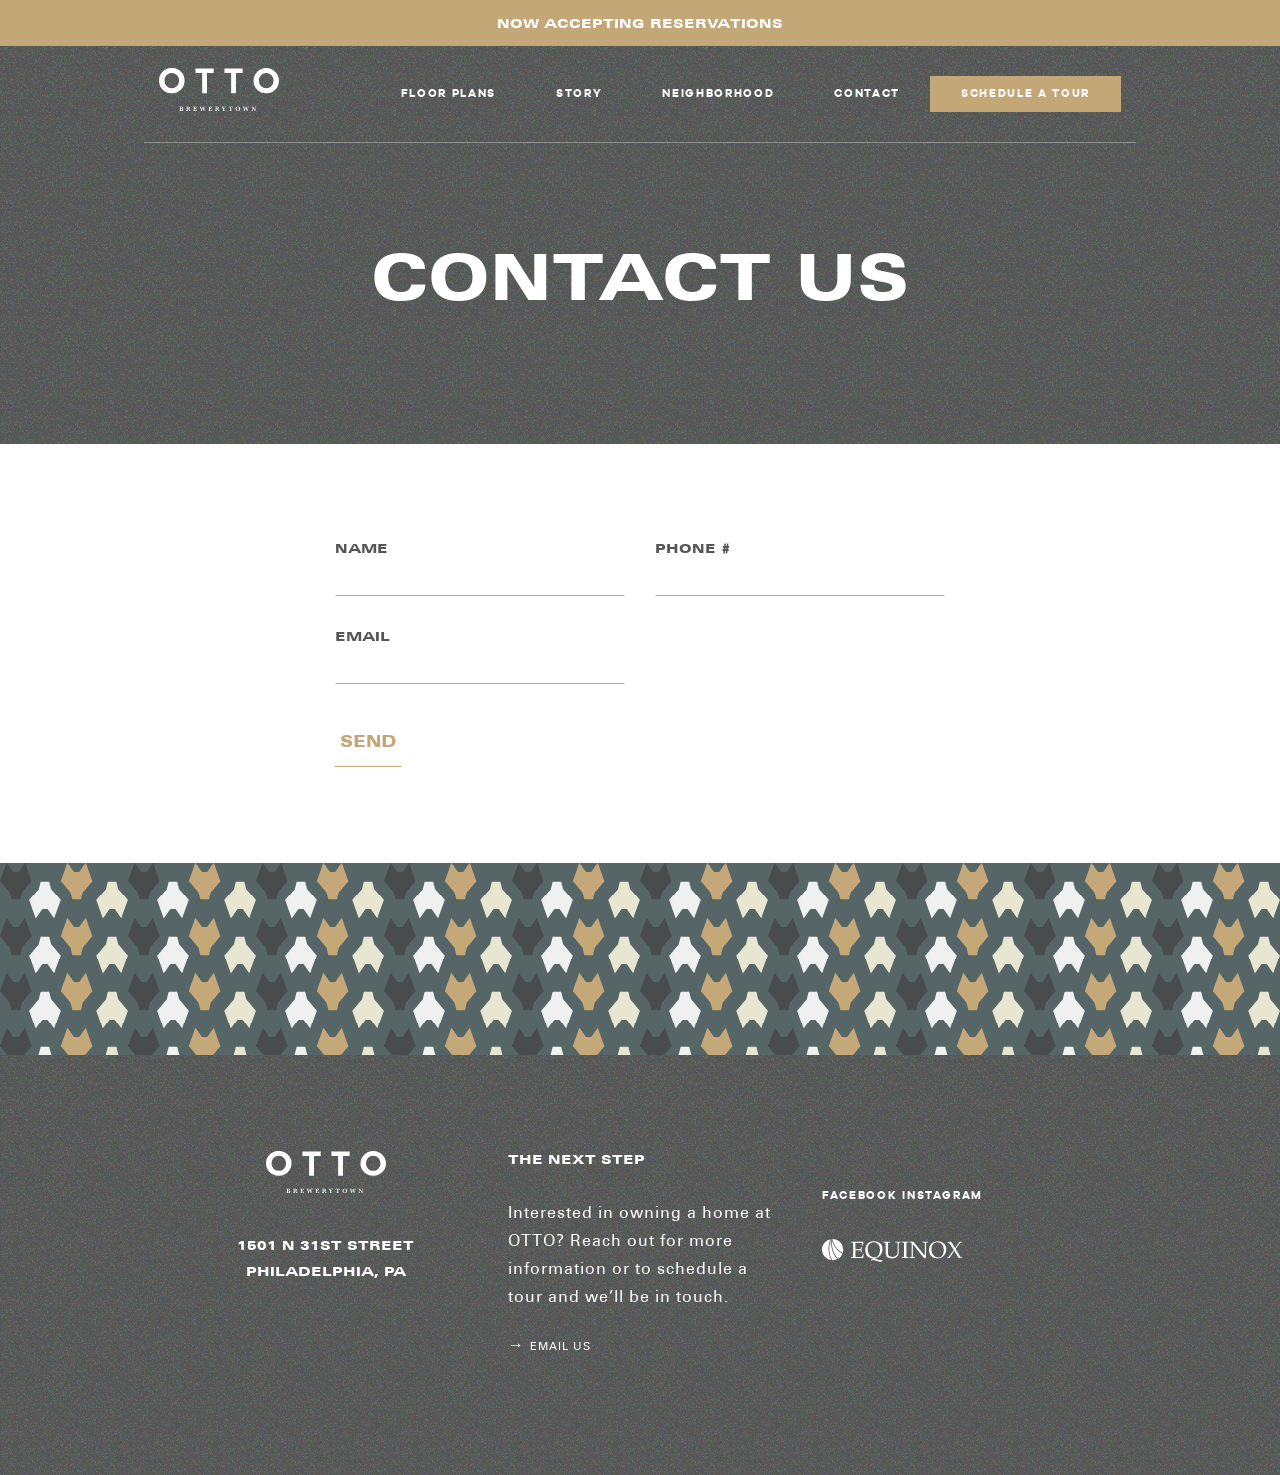
<file: contact/index.html>
<!DOCTYPE html>
<html lang="en-US">

<head>
    <meta charset="utf-8">
    <meta name="viewport" content="width=device-width, initial-scale=1">
    <meta name="description" content="">

    <meta property="og:image" content="images/share.jgp">
    <meta property="og:description" content="">
    <meta property="og:title" content="Otto Brewerytown – New 2019 Philadelphia Condos">

    <title>Otto Brewerytown – New 2019 Philadelphia Condos</title>
    <link rel="icon" href="../images/favicon.png" type="image/x-icon" />

    <!-- <script src="https://cdn.jsdelivr.net/npm/vue/dist/vue.js"></script> -->
    <link rel="stylesheet" href="../css/styles.css">

    <!--[if IE]>
        <style>.fp-app-sidebar { min-width: 200px; }</style>
    <![endif]-->
</head>

<body>

    <a href="#page-content" class="visually-hidden">Skip to Content</a>

    <div id="page-content" class="page-content contact-page">

        <div class="site-header">

            <h6>Now Accepting Reservations</h6>

        </div>
        <!-- .site-header -->

        <div class="hero texture content-container">

            <nav id="nav" class="container large-width" :class="{open: isOpen}">

                <div class="nav-item nav-hamburger texture" @click="toggleNav()">
                    <div class="icon">
                        <div class="icon-bar"></div>
                        <div class="icon-bar"></div>
                        <div class="icon-bar"></div>
                    </div>
                </div>

                <div class="nav-item nav-logo" @click="closeNav()">
                    <a href="/"><img src="../images/ui/otto-logo.svg" alt="Otto Home"></a>
                </div>

                <div class="nav-item link-item" @click="closeNav()">
                    <a href="/#floorplan">Floor Plans</a>
                </div>

                <div class="nav-item link-item" @click="closeNav()">
                    <a href="/#story">Story</a>
                </div>

                <div class="nav-item link-item" @click="closeNav()">
                    <a href="/#neighborhood">Neighborhood</a>
                </div>

                <div class="nav-item link-item" @click="closeNav()">
                    <a href="/#contact">Contact</a>
                </div>

                <div class="nav-item nav-solid link-item">
                    <a href="#">Schedule A Tour</a>
                </div>

            </nav>

            <div class="mobile-logo">
                <img src="../images/ui/otto-logo.svg" alt="Otto Brewerytown Philadelphia Logo">
            </div>
            
            <div id="hero-content" class="hero-content container large-width intro-text">

              <div class="content-block">
                <h1 class="text-center">Contact Us</h1>
              </div>

            </div>
            <!-- .container -->

        </div>
        <!-- .hero content-container -->

        <div class="form content-container">
          <div class="container small-width intro-text">
            <form name="contact" method="POST" action="/success/" netlify>
                <div class="visually-hidden">
                    <label>Don’t fill this out if you're human: <input name="bot-field"></label>
                </div>
                <div class="form-row">
                    <h6>
                        <label>
                            Name
                            <input type="text" name="name">
                        </label>
                    </h6>
                    <h6>
                        <label>
                            Phone #
                            <input type="tel" name="phone">
                        </label>
                    </h6>
                    <h6>
                        <label>
                            Email
                            <input type="email" name="email">
                        </label>
                    </h6>
                </div>
                <div class="form-submit">
                    <button type="submit">Send</button>
                </div>
            </form>
          </div>
        </div>

        <div id="contact" class="site-footer">

            <div id="pre-footer" class="pre-footer">

                <div class="parallax-layer">

                    <div class="pre-footer-bg"></div>

                </div>

            </div>

            <div class="footer texture content-container">

                <div class="container large-width intro-text">

                    <div class="content-block text-center">
                        <a href="https://www.google.com/maps/place/Otto+Brewerytown/@39.9796097,-75.187561,17z/data=!4m13!1m7!3m6!1s0x89c6c7bc4c299a31:0x62a82f64b460d413!2s1501+N+31st+St,+Philadelphia,+PA+19121!3b1!8m2!3d39.9796097!4d-75.1853723!3m4!1s0x89c6c73b9a3205c5:0x7763434fe6c0d841!8m2!3d39.9796097!4d-75.1853723" target="_blank">
                            <img src="../images/ui/otto-logo.svg" alt="Otto Brewerytown Logo">
                            <h6>1501 N 31<span>st</span> street Philadelphia, PA</h6>
                        </a>
                    </div>

                    <div class="content-block">
                        <h6>The Next Step</h6>
                        <p>Interested in owning a home at OTTO? Reach out for more information or to schedule a tour and we’ll be in touch.</p>
                        <div class="btn btn-none">
                            <a href="#">EMAIL US</a>
                        </div>
                    </div>

                    <div class="content-block">
                        <!-- <div class="btn btn-none">
                            <a href="#">Home Buyer Resources</a>
                        </div>
                        <div class="btn btn-none">
                            <a href="#">Sign up for the waitlist</a>
                        </div> -->
                        <div class="footer-social">
                            <a href="https://www.facebook.com/EquinoxMC/" target="_blank">Facebook</a>
                            <a href="https://www.instagram.com/ottobrewerytown/" target="_blank">Instagram</a>
                        </div>
                        <a href="http://equinoxmc.com/" target="_blank">
                        <svg xmlns="http://www.w3.org/2000/svg" viewBox="0 0 101.17 16.6">
                            <defs>
                              <style>
                                .cls-1 {
                                  fill: #fff;
                                }
                              </style>
                            </defs>
                            <title>equinox-logo</title>
                            <g id="Layer_2" data-name="Layer 2">
                              <g id="Layer_6" data-name="Layer 6">
                                <g>
                                  <g>
                                    <g>
                                      <path class="cls-1" d="M37.77,14a9.24,9.24,0,0,1,2.28.75,15.4,15.4,0,0,0,2,.6,8.34,8.34,0,0,0,1.5,0l.18,0a.36.36,0,0,1-.17.48c-.37.22-.71.47-1.07.7a.54.54,0,0,1-.33.06l-4.22-1.21a8.82,8.82,0,0,0-.89-.2,1.16,1.16,0,0,0-.85.14c-.29.18-.6.33-.9.49a.63.63,0,0,1,.29-.75c.57-.35,1.11-.73,1.59-1.06-.39,0-.88-.07-1.36-.16a5.26,5.26,0,0,1-4.36-4.12A6.76,6.76,0,0,1,31.8,5,5.67,5.67,0,0,1,36,1.82a7.54,7.54,0,0,1,4.73.49,4.93,4.93,0,0,1,2.9,3.89,6.47,6.47,0,0,1-.32,3.59,6.37,6.37,0,0,1-4.7,4.07l-.43.06-.4,0ZM37.28,2.36c-.31,0-.63,0-.93.09a3.63,3.63,0,0,0-2.41,1.43,4.72,4.72,0,0,0-.89,2.48,7.88,7.88,0,0,0,.74,4.43,4.33,4.33,0,0,0,2.64,2.3,4.49,4.49,0,0,0,1.71.16,3.52,3.52,0,0,0,3.24-2.31,8.11,8.11,0,0,0,.08-5.76A4,4,0,0,0,40,3.2,4.57,4.57,0,0,0,37.28,2.36Z"/>
                                      <path class="cls-1" d="M74.32,12a2.07,2.07,0,0,0,0-.21c0-2.76,0-5.53,0-8.3,0-.9-.18-.87-.82-.94l-.76-.07V2h4l0,0c0,.47,0,.46-.42.49-.23,0-.47,0-.7.08a.42.42,0,0,0-.39.38,8.76,8.76,0,0,0-.08,1q0,4.62,0,9.26c0,.23,0,.47.05.74a8.57,8.57,0,0,0-1-.16,1.24,1.24,0,0,1-1-.6C71.5,11.05,69.74,8.88,68,6.7c-.73-.89-1.45-1.79-2.17-2.68,0-.06-.09-.11-.18-.22v.28c0,2.48,0,5,0,7.44a8.59,8.59,0,0,0,.08,1.13c0,.31.16.41.48.45s.68.07,1,.11v.47h-4v-.47l1-.1c.35,0,.48-.16.52-.52a10,10,0,0,0,.07-1.09V4.09a6.63,6.63,0,0,0-.07-1c0-.39-.18-.51-.57-.55l-.66,0-.3,0V2h2.82a.3.3,0,0,1,.19.1c.91,1.11,1.81,2.23,2.72,3.35l4.6,5.68C73.83,11.36,74.05,11.64,74.32,12Z"/>
                                      <path class="cls-1" d="M21.07,13.69v-.48l.84-.1c.42-.06.54-.19.57-.62s.05-.64.05-1V4.05a7,7,0,0,0-.07-1c-.05-.34-.21-.46-.56-.49l-1-.08V2h9l-.25,2.57H29v-1c0-.54,0-.56-.54-.69a14.08,14.08,0,0,0-3.55-.21,7.42,7.42,0,0,0-.79.1V7.32l.37,0h2.42a6.39,6.39,0,0,0,.75-.09.31.31,0,0,0,.3-.31c0-.26.07-.51.09-.77s0-.31.33-.3h.19V9.68h0c-.56,0-.45.05-.48-.42,0-.25-.06-.51-.09-.77a.29.29,0,0,0-.27-.29,7.47,7.47,0,0,0-.95-.12H24.15v4.78a4.3,4.3,0,0,0,.72.09c1.1,0,2.2,0,3.29,0,.16,0,.32,0,.48-.05a.65.65,0,0,0,.61-.53c.12-.47.23-.95.35-1.45h.49l-.25,2.79H21.07Z"/>
                                      <path class="cls-1" d="M53,2.45V2h4s0,0,0,0c.06.48,0,.48-.42.51a5.56,5.56,0,0,0-.7.08.43.43,0,0,0-.41.42c0,.36-.07.73-.07,1.09,0,1.83,0,3.66,0,5.49a5.93,5.93,0,0,1-.42,2.16,3.3,3.3,0,0,1-2.41,2,8.41,8.41,0,0,1-4.11,0,3,3,0,0,1-2.29-2.58A7.46,7.46,0,0,1,46,10c0-2,0-4.1,0-6.15A6.11,6.11,0,0,0,45.93,3a.49.49,0,0,0-.52-.45l-.68,0-.39,0V2h4.94v.48l-1,.07c-.43,0-.59.19-.63.63,0,.28,0,.57,0,.86,0,1.91,0,3.81,0,5.72a7.34,7.34,0,0,0,.17,1.4,2.08,2.08,0,0,0,1.53,1.57,5.76,5.76,0,0,0,3.24,0,2.67,2.67,0,0,0,2-2.39,10.69,10.69,0,0,0,.08-1.5c0-1.81,0-3.63,0-5.44V3.36c0-.61-.15-.75-.75-.83Z"/>
                                      <path class="cls-1" d="M57.68,2H62.6a0,0,0,0,1,0,0c.07.45,0,.48-.4.49l-.66,0a.51.51,0,0,0-.54.51,5.52,5.52,0,0,0,0,.71V11.9a5.49,5.49,0,0,0,0,.7.5.5,0,0,0,.49.51c.36.05.73.06,1.11.1v.47H57.69V13.2c.35,0,.69,0,1-.08s.55-.21.58-.65,0-.62,0-.93q0-3.75,0-7.5a6.37,6.37,0,0,0-.06-1c0-.37-.21-.49-.58-.52l-1-.08Z"/>
                                    </g>
                                    <g>
                                      <path class="cls-1" d="M83.29,14.06A6.16,6.16,0,0,1,79.76,13,5.46,5.46,0,0,1,77.5,9.66a6.8,6.8,0,0,1,.29-4.34,5.6,5.6,0,0,1,4.1-3.4,7.58,7.58,0,0,1,4.7.34,5,5,0,0,1,3.14,4,6.56,6.56,0,0,1-.8,4.6A6.27,6.27,0,0,1,84.2,14C83.9,14,83.6,14,83.29,14.06Zm.09-11.64-.57,0a3.8,3.8,0,0,0-2.42,1.08,4.78,4.78,0,0,0-1.28,3.23,8.51,8.51,0,0,0,.24,2.61,5.42,5.42,0,0,0,1.72,3A4.22,4.22,0,0,0,85.5,13a3.65,3.65,0,0,0,2.16-2.53,8.29,8.29,0,0,0,0-5.12,4.12,4.12,0,0,0-1.52-2.13A4.53,4.53,0,0,0,83.38,2.42Z"/>
                                      <path class="cls-1" d="M96.58,7.29c1.12,1.77,2.24,3.52,3.34,5.27a1.19,1.19,0,0,0,1.09.68.47.47,0,0,1,.16,0v.5a4.68,4.68,0,0,0-.64,0c-.54,0-1.07,0-1.6,0a.3.3,0,0,1-.32-.16c-.94-1.59-1.89-3.17-2.84-4.76a2.77,2.77,0,0,0-.15-.24c-.22.3-.43.57-.62.86-.89,1.37-1.78,2.76-2.68,4.13a.31.31,0,0,1-.21.16c-.54,0-1.07,0-1.63,0v-.48l0,0c.73,0,1.11-.46,1.48-1l3.11-4.2c0-.06.07-.18,0-.23q-1.22-2-2.46-4a2.57,2.57,0,0,0-.34-.4A1.56,1.56,0,0,0,91,2.78l-.23,0-.06-.42L92.41,2c.11,0,.24,0,.35-.07a.51.51,0,0,1,.64.19c.24.32.49.63.7,1,.7,1.16,1.39,2.33,2.1,3.53l.94-1.38,2.07-3A.32.32,0,0,1,99.53,2H101v.52a3.93,3.93,0,0,1-.48,0,.71.71,0,0,0-.61.26c-.33.41-.66.82-1,1.24C98.16,5.15,97.38,6.21,96.58,7.29Z"/>
                                    </g>
                                  </g>
                                  <g>
                                    <path class="cls-1" d="M8.3,2.73A15.24,15.24,0,0,0,9.83,5.56a15.53,15.53,0,0,0,3.53,3.56c.56.42,1.18.8,1.58,1a7.88,7.88,0,0,0,.41-2.49A7.68,7.68,0,0,0,7.67,0H7.45A16.18,16.18,0,0,0,8.3,2.73Z"/>
                                    <path class="cls-1" d="M4.73,8.57A16.56,16.56,0,0,1,5.5,1.85c.19-.56.45-1.2.68-1.7a7.67,7.67,0,0,0,.55,15.14A18.82,18.82,0,0,1,4.73,8.57Z"/>
                                    <path class="cls-1" d="M8.47,11A14.88,14.88,0,0,1,7.26,7.78,19.42,19.42,0,0,1,6.68,4a22.68,22.68,0,0,1,.16-4h0A20.31,20.31,0,0,0,6,2a15.82,15.82,0,0,0-.73,6.5,18.4,18.4,0,0,0,2.09,6.82h.31a7.61,7.61,0,0,0,3.41-.8A15.47,15.47,0,0,1,8.47,11Z"/>
                                    <path class="cls-1" d="M13,9.56A16.32,16.32,0,0,1,9.39,5.87,15.72,15.72,0,0,1,7.81,2.94a15.05,15.05,0,0,1-.57-1.59A21.6,21.6,0,0,0,7.22,4a17.94,17.94,0,0,0,.56,3.63A14.37,14.37,0,0,0,9,10.71a14.87,14.87,0,0,0,2.63,3.57,7.72,7.72,0,0,0,3.16-3.61C14.34,10.43,13.66,10,13,9.56Z"/>
                                  </g>
                                </g>
                              </g>
                            </g>
                          </svg>
                        </a>             
                    </div>

                </div>

            </div>

        </div>
        <!-- .site-footer -->

    </div>
    <!-- .page-content -->

    <script src="../js/vue.min.js"></script>

</body>

</html>
</file>
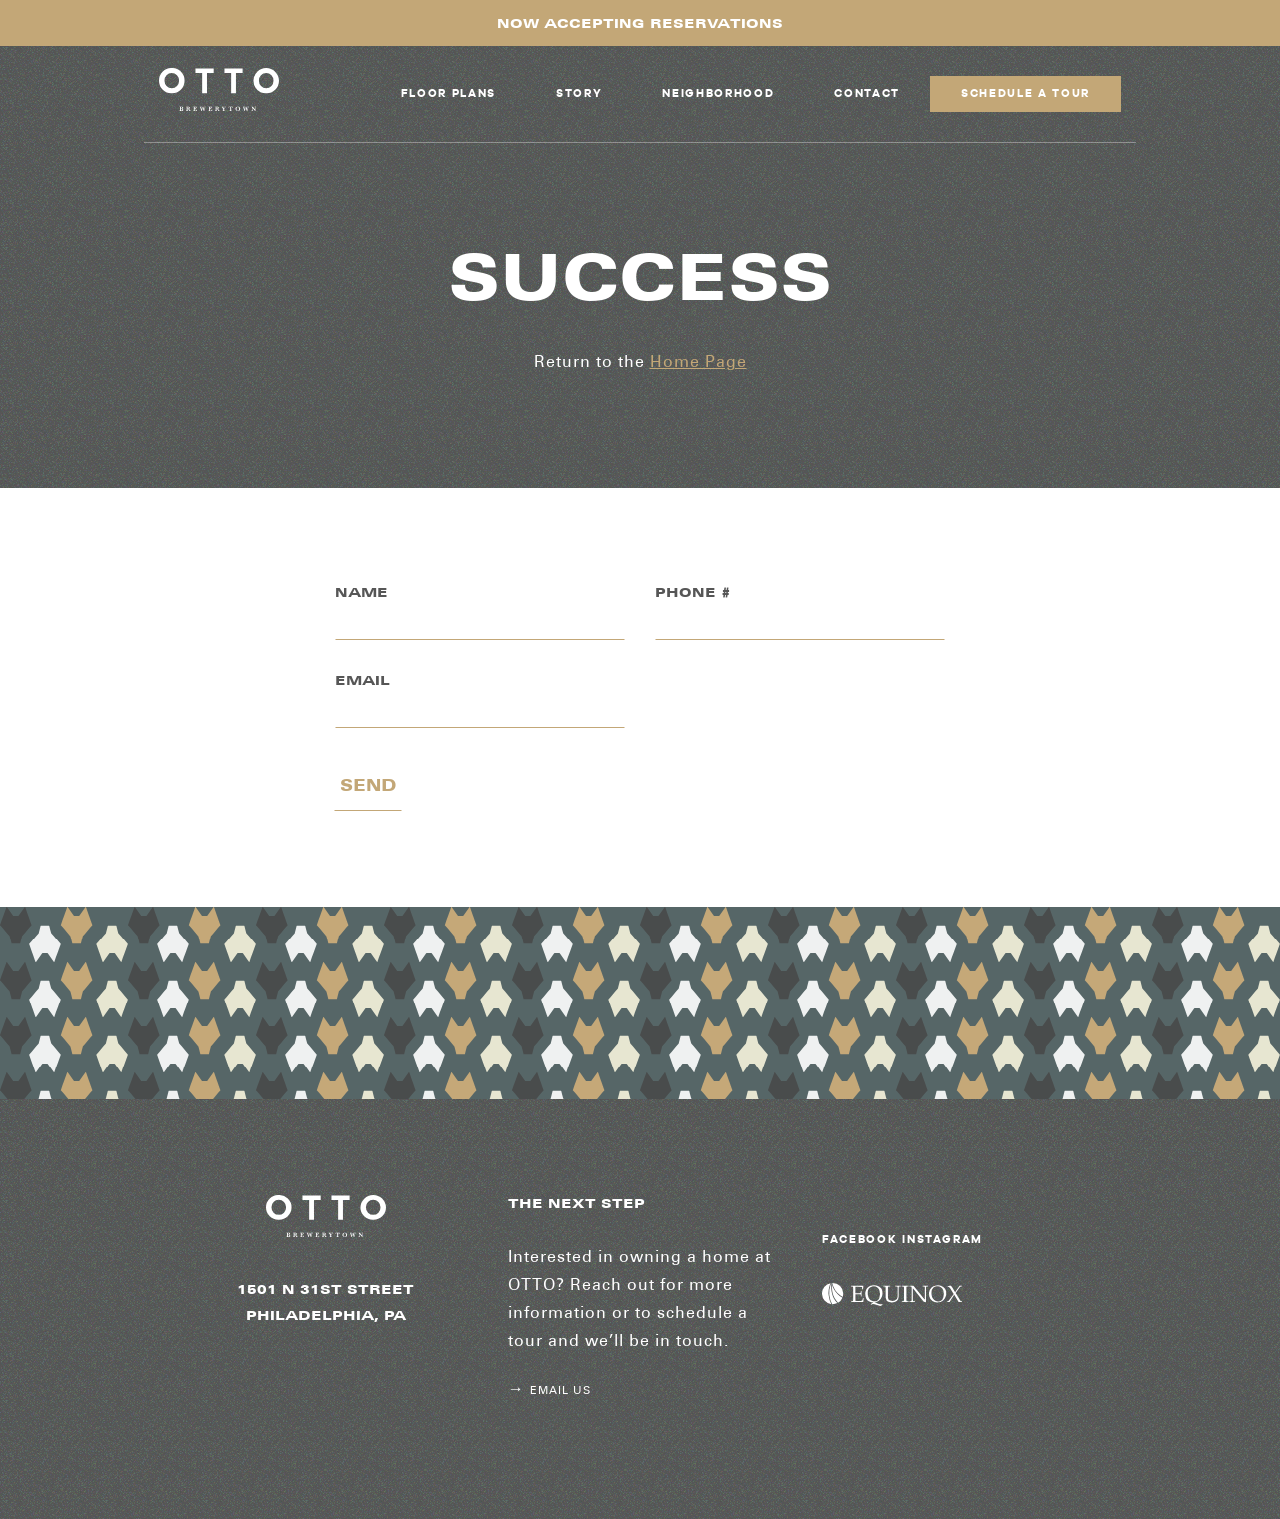
<file: success/index.html>
<!DOCTYPE html>
<html lang="en-US">

<head>
    <meta charset="utf-8">
    <meta name="viewport" content="width=device-width, initial-scale=1">
    <meta name="description" content="">

    <meta property="og:image" content="images/share.jgp">
    <meta property="og:description" content="">
    <meta property="og:title" content="Otto Brewerytown – New 2019 Philadelphia Condos">

    <title>Otto Brewerytown – New 2019 Philadelphia Condos</title>
    <link rel="icon" href="../images/favicon.png" type="image/x-icon" />

    <!-- <script src="https://cdn.jsdelivr.net/npm/vue/dist/vue.js"></script> -->
    <link rel="stylesheet" href="../css/styles.css">

    <!--[if IE]>
        <style>.fp-app-sidebar { min-width: 200px; }</style>
    <![endif]-->
</head>

<body>

    <a href="#page-content" class="visually-hidden">Skip to Content</a>

    <div id="page-content" class="page-content contact-page">

        <div class="site-header">

            <h6>Now Accepting Reservations</h6>

        </div>
        <!-- .site-header -->

        <div class="hero texture content-container">

            <nav id="nav" class="container large-width" :class="{open: isOpen}">

                <div class="nav-item nav-hamburger texture" @click="toggleNav()">
                    <div class="icon">
                        <div class="icon-bar"></div>
                        <div class="icon-bar"></div>
                        <div class="icon-bar"></div>
                    </div>
                </div>

                <div class="nav-item nav-logo" @click="closeNav()">
                    <a href="/"><img src="../images/ui/otto-logo.svg" alt="Otto Home"></a>
                </div>

                <div class="nav-item link-item" @click="closeNav()">
                    <a href="/#floorplan">Floor Plans</a>
                </div>

                <div class="nav-item link-item" @click="closeNav()">
                    <a href="/#story">Story</a>
                </div>

                <div class="nav-item link-item" @click="closeNav()">
                    <a href="/#neighborhood">Neighborhood</a>
                </div>

                <div class="nav-item link-item" @click="closeNav()">
                    <a href="/#contact">Contact</a>
                </div>

                <div class="nav-item nav-solid link-item">
                    <a href="#">Schedule A Tour</a>
                </div>

            </nav>

            <div class="mobile-logo">
                <img src="../images/ui/otto-logo.svg" alt="Otto Brewerytown Philadelphia Logo">
            </div>
            
            <div id="hero-content" class="hero-content container large-width intro-text">

              <div class="content-block text-center">
                <h1>Success</h1>
                <p>Return to the <a href="/">Home Page</a></p>
              </div>

            </div>
            <!-- .container -->

        </div>
        <!-- .hero content-container -->

        <div class="form content-container">
          <div class="container small-width intro-text">
            <form name="contact" method="POST" action="/success/" netlify>
                <div class="visually-hidden">
                    <label>Don’t fill this out if you're human: <input name="bot-field"></label>
                </div>
                <div class="form-row">
                    <h6>
                        <label>
                            Name
                            <input type="text" name="name">
                        </label>
                    </h6>
                    <h6>
                        <label>
                            Phone #
                            <input type="tel" name="phone">
                        </label>
                    </h6>
                    <h6>
                        <label>
                            Email
                            <input type="email" name="email">
                        </label>
                    </h6>
                </div>
                <div class="form-submit">
                    <button type="submit">Send</button>
                </div>
            </form>
          </div>
        </div>

        <div id="contact" class="site-footer">

            <div id="pre-footer" class="pre-footer">

                <div class="parallax-layer">

                    <div class="pre-footer-bg"></div>

                </div>

            </div>

            <div class="footer texture content-container">

                <div class="container large-width intro-text">

                    <div class="content-block text-center">
                        <a href="https://www.google.com/maps/place/Otto+Brewerytown/@39.9796097,-75.187561,17z/data=!4m13!1m7!3m6!1s0x89c6c7bc4c299a31:0x62a82f64b460d413!2s1501+N+31st+St,+Philadelphia,+PA+19121!3b1!8m2!3d39.9796097!4d-75.1853723!3m4!1s0x89c6c73b9a3205c5:0x7763434fe6c0d841!8m2!3d39.9796097!4d-75.1853723" target="_blank">
                            <img src="../images/ui/otto-logo.svg" alt="Otto Brewerytown Logo">
                            <h6>1501 N 31<span>st</span> street Philadelphia, PA</h6>
                        </a>
                    </div>

                    <div class="content-block">
                        <h6>The Next Step</h6>
                        <p>Interested in owning a home at OTTO? Reach out for more information or to schedule a tour and we’ll be in touch.</p>
                        <div class="btn btn-none">
                            <a href="#">EMAIL US</a>
                        </div>
                    </div>

                    <div class="content-block">
                        <!-- <div class="btn btn-none">
                            <a href="#">Home Buyer Resources</a>
                        </div>
                        <div class="btn btn-none">
                            <a href="#">Sign up for the waitlist</a>
                        </div> -->
                        <div class="footer-social">
                            <a href="https://www.facebook.com/EquinoxMC/" target="_blank">Facebook</a>
                            <a href="https://www.instagram.com/ottobrewerytown/" target="_blank">Instagram</a>
                        </div>
                        <a href="http://equinoxmc.com/" target="_blank">
                        <svg xmlns="http://www.w3.org/2000/svg" viewBox="0 0 101.17 16.6">
                            <defs>
                              <style>
                                .cls-1 {
                                  fill: #fff;
                                }
                              </style>
                            </defs>
                            <title>equinox-logo</title>
                            <g id="Layer_2" data-name="Layer 2">
                              <g id="Layer_6" data-name="Layer 6">
                                <g>
                                  <g>
                                    <g>
                                      <path class="cls-1" d="M37.77,14a9.24,9.24,0,0,1,2.28.75,15.4,15.4,0,0,0,2,.6,8.34,8.34,0,0,0,1.5,0l.18,0a.36.36,0,0,1-.17.48c-.37.22-.71.47-1.07.7a.54.54,0,0,1-.33.06l-4.22-1.21a8.82,8.82,0,0,0-.89-.2,1.16,1.16,0,0,0-.85.14c-.29.18-.6.33-.9.49a.63.63,0,0,1,.29-.75c.57-.35,1.11-.73,1.59-1.06-.39,0-.88-.07-1.36-.16a5.26,5.26,0,0,1-4.36-4.12A6.76,6.76,0,0,1,31.8,5,5.67,5.67,0,0,1,36,1.82a7.54,7.54,0,0,1,4.73.49,4.93,4.93,0,0,1,2.9,3.89,6.47,6.47,0,0,1-.32,3.59,6.37,6.37,0,0,1-4.7,4.07l-.43.06-.4,0ZM37.28,2.36c-.31,0-.63,0-.93.09a3.63,3.63,0,0,0-2.41,1.43,4.72,4.72,0,0,0-.89,2.48,7.88,7.88,0,0,0,.74,4.43,4.33,4.33,0,0,0,2.64,2.3,4.49,4.49,0,0,0,1.71.16,3.52,3.52,0,0,0,3.24-2.31,8.11,8.11,0,0,0,.08-5.76A4,4,0,0,0,40,3.2,4.57,4.57,0,0,0,37.28,2.36Z"/>
                                      <path class="cls-1" d="M74.32,12a2.07,2.07,0,0,0,0-.21c0-2.76,0-5.53,0-8.3,0-.9-.18-.87-.82-.94l-.76-.07V2h4l0,0c0,.47,0,.46-.42.49-.23,0-.47,0-.7.08a.42.42,0,0,0-.39.38,8.76,8.76,0,0,0-.08,1q0,4.62,0,9.26c0,.23,0,.47.05.74a8.57,8.57,0,0,0-1-.16,1.24,1.24,0,0,1-1-.6C71.5,11.05,69.74,8.88,68,6.7c-.73-.89-1.45-1.79-2.17-2.68,0-.06-.09-.11-.18-.22v.28c0,2.48,0,5,0,7.44a8.59,8.59,0,0,0,.08,1.13c0,.31.16.41.48.45s.68.07,1,.11v.47h-4v-.47l1-.1c.35,0,.48-.16.52-.52a10,10,0,0,0,.07-1.09V4.09a6.63,6.63,0,0,0-.07-1c0-.39-.18-.51-.57-.55l-.66,0-.3,0V2h2.82a.3.3,0,0,1,.19.1c.91,1.11,1.81,2.23,2.72,3.35l4.6,5.68C73.83,11.36,74.05,11.64,74.32,12Z"/>
                                      <path class="cls-1" d="M21.07,13.69v-.48l.84-.1c.42-.06.54-.19.57-.62s.05-.64.05-1V4.05a7,7,0,0,0-.07-1c-.05-.34-.21-.46-.56-.49l-1-.08V2h9l-.25,2.57H29v-1c0-.54,0-.56-.54-.69a14.08,14.08,0,0,0-3.55-.21,7.42,7.42,0,0,0-.79.1V7.32l.37,0h2.42a6.39,6.39,0,0,0,.75-.09.31.31,0,0,0,.3-.31c0-.26.07-.51.09-.77s0-.31.33-.3h.19V9.68h0c-.56,0-.45.05-.48-.42,0-.25-.06-.51-.09-.77a.29.29,0,0,0-.27-.29,7.47,7.47,0,0,0-.95-.12H24.15v4.78a4.3,4.3,0,0,0,.72.09c1.1,0,2.2,0,3.29,0,.16,0,.32,0,.48-.05a.65.65,0,0,0,.61-.53c.12-.47.23-.95.35-1.45h.49l-.25,2.79H21.07Z"/>
                                      <path class="cls-1" d="M53,2.45V2h4s0,0,0,0c.06.48,0,.48-.42.51a5.56,5.56,0,0,0-.7.08.43.43,0,0,0-.41.42c0,.36-.07.73-.07,1.09,0,1.83,0,3.66,0,5.49a5.93,5.93,0,0,1-.42,2.16,3.3,3.3,0,0,1-2.41,2,8.41,8.41,0,0,1-4.11,0,3,3,0,0,1-2.29-2.58A7.46,7.46,0,0,1,46,10c0-2,0-4.1,0-6.15A6.11,6.11,0,0,0,45.93,3a.49.49,0,0,0-.52-.45l-.68,0-.39,0V2h4.94v.48l-1,.07c-.43,0-.59.19-.63.63,0,.28,0,.57,0,.86,0,1.91,0,3.81,0,5.72a7.34,7.34,0,0,0,.17,1.4,2.08,2.08,0,0,0,1.53,1.57,5.76,5.76,0,0,0,3.24,0,2.67,2.67,0,0,0,2-2.39,10.69,10.69,0,0,0,.08-1.5c0-1.81,0-3.63,0-5.44V3.36c0-.61-.15-.75-.75-.83Z"/>
                                      <path class="cls-1" d="M57.68,2H62.6a0,0,0,0,1,0,0c.07.45,0,.48-.4.49l-.66,0a.51.51,0,0,0-.54.51,5.52,5.52,0,0,0,0,.71V11.9a5.49,5.49,0,0,0,0,.7.5.5,0,0,0,.49.51c.36.05.73.06,1.11.1v.47H57.69V13.2c.35,0,.69,0,1-.08s.55-.21.58-.65,0-.62,0-.93q0-3.75,0-7.5a6.37,6.37,0,0,0-.06-1c0-.37-.21-.49-.58-.52l-1-.08Z"/>
                                    </g>
                                    <g>
                                      <path class="cls-1" d="M83.29,14.06A6.16,6.16,0,0,1,79.76,13,5.46,5.46,0,0,1,77.5,9.66a6.8,6.8,0,0,1,.29-4.34,5.6,5.6,0,0,1,4.1-3.4,7.58,7.58,0,0,1,4.7.34,5,5,0,0,1,3.14,4,6.56,6.56,0,0,1-.8,4.6A6.27,6.27,0,0,1,84.2,14C83.9,14,83.6,14,83.29,14.06Zm.09-11.64-.57,0a3.8,3.8,0,0,0-2.42,1.08,4.78,4.78,0,0,0-1.28,3.23,8.51,8.51,0,0,0,.24,2.61,5.42,5.42,0,0,0,1.72,3A4.22,4.22,0,0,0,85.5,13a3.65,3.65,0,0,0,2.16-2.53,8.29,8.29,0,0,0,0-5.12,4.12,4.12,0,0,0-1.52-2.13A4.53,4.53,0,0,0,83.38,2.42Z"/>
                                      <path class="cls-1" d="M96.58,7.29c1.12,1.77,2.24,3.52,3.34,5.27a1.19,1.19,0,0,0,1.09.68.47.47,0,0,1,.16,0v.5a4.68,4.68,0,0,0-.64,0c-.54,0-1.07,0-1.6,0a.3.3,0,0,1-.32-.16c-.94-1.59-1.89-3.17-2.84-4.76a2.77,2.77,0,0,0-.15-.24c-.22.3-.43.57-.62.86-.89,1.37-1.78,2.76-2.68,4.13a.31.31,0,0,1-.21.16c-.54,0-1.07,0-1.63,0v-.48l0,0c.73,0,1.11-.46,1.48-1l3.11-4.2c0-.06.07-.18,0-.23q-1.22-2-2.46-4a2.57,2.57,0,0,0-.34-.4A1.56,1.56,0,0,0,91,2.78l-.23,0-.06-.42L92.41,2c.11,0,.24,0,.35-.07a.51.51,0,0,1,.64.19c.24.32.49.63.7,1,.7,1.16,1.39,2.33,2.1,3.53l.94-1.38,2.07-3A.32.32,0,0,1,99.53,2H101v.52a3.93,3.93,0,0,1-.48,0,.71.71,0,0,0-.61.26c-.33.41-.66.82-1,1.24C98.16,5.15,97.38,6.21,96.58,7.29Z"/>
                                    </g>
                                  </g>
                                  <g>
                                    <path class="cls-1" d="M8.3,2.73A15.24,15.24,0,0,0,9.83,5.56a15.53,15.53,0,0,0,3.53,3.56c.56.42,1.18.8,1.58,1a7.88,7.88,0,0,0,.41-2.49A7.68,7.68,0,0,0,7.67,0H7.45A16.18,16.18,0,0,0,8.3,2.73Z"/>
                                    <path class="cls-1" d="M4.73,8.57A16.56,16.56,0,0,1,5.5,1.85c.19-.56.45-1.2.68-1.7a7.67,7.67,0,0,0,.55,15.14A18.82,18.82,0,0,1,4.73,8.57Z"/>
                                    <path class="cls-1" d="M8.47,11A14.88,14.88,0,0,1,7.26,7.78,19.42,19.42,0,0,1,6.68,4a22.68,22.68,0,0,1,.16-4h0A20.31,20.31,0,0,0,6,2a15.82,15.82,0,0,0-.73,6.5,18.4,18.4,0,0,0,2.09,6.82h.31a7.61,7.61,0,0,0,3.41-.8A15.47,15.47,0,0,1,8.47,11Z"/>
                                    <path class="cls-1" d="M13,9.56A16.32,16.32,0,0,1,9.39,5.87,15.72,15.72,0,0,1,7.81,2.94a15.05,15.05,0,0,1-.57-1.59A21.6,21.6,0,0,0,7.22,4a17.94,17.94,0,0,0,.56,3.63A14.37,14.37,0,0,0,9,10.71a14.87,14.87,0,0,0,2.63,3.57,7.72,7.72,0,0,0,3.16-3.61C14.34,10.43,13.66,10,13,9.56Z"/>
                                  </g>
                                </g>
                              </g>
                            </g>
                          </svg>
                          </a>                     
                    </div>

                </div>

            </div>

        </div>
        <!-- .site-footer -->

    </div>
    <!-- .page-content -->

    <script src="../js/vue.min.js"></script>

</body>

</html>
</file>
<file: css/styles.css>
﻿/*! normalize.css v7.0.0 | MIT License | github.com/necolas/normalize.css */html{line-height:1.15;-ms-text-size-adjust:100%;-webkit-text-size-adjust:100%}body{margin:0}article,aside,footer,header,nav,section{display:block}h1{font-size:2em;margin:0.67em 0}figcaption,figure,main{display:block}figure{margin:1em 40px}hr{box-sizing:content-box;height:0;overflow:visible}pre{font-family:monospace, monospace;font-size:1em}a{background-color:transparent;-webkit-text-decoration-skip:objects}abbr[title]{border-bottom:none;text-decoration:underline;text-decoration:underline dotted}b,strong{font-weight:inherit}b,strong{font-weight:bolder}code,kbd,samp{font-family:monospace, monospace;font-size:1em}dfn{font-style:italic}mark{background-color:#ff0;color:#000}small{font-size:80%}sub,sup{font-size:75%;line-height:0;position:relative;vertical-align:baseline}sub{bottom:-0.25em}sup{top:-0.5em}audio,video{display:inline-block}audio:not([controls]){display:none;height:0}img{border-style:none}svg:not(:root){overflow:hidden}button,input,optgroup,select,textarea{font-family:sans-serif;font-size:100%;line-height:1.15;margin:0}button,input{overflow:visible}button,select{text-transform:none}button,html [type="button"],[type="reset"],[type="submit"]{-webkit-appearance:button}button::-moz-focus-inner,[type="button"]::-moz-focus-inner,[type="reset"]::-moz-focus-inner,[type="submit"]::-moz-focus-inner{border-style:none;padding:0}button:-moz-focusring,[type="button"]:-moz-focusring,[type="reset"]:-moz-focusring,[type="submit"]:-moz-focusring{outline:1px dotted ButtonText}fieldset{padding:0.35em 0.75em 0.625em}legend{box-sizing:border-box;color:inherit;display:table;max-width:100%;padding:0;white-space:normal}progress{display:inline-block;vertical-align:baseline}textarea{overflow:auto}[type="checkbox"],[type="radio"]{box-sizing:border-box;padding:0}[type="number"]::-webkit-inner-spin-button,[type="number"]::-webkit-outer-spin-button{height:auto}[type="search"]{-webkit-appearance:textfield;outline-offset:-2px}[type="search"]::-webkit-search-cancel-button,[type="search"]::-webkit-search-decoration{-webkit-appearance:none}::-webkit-file-upload-button{-webkit-appearance:button;font:inherit}details,menu{display:block}summary{display:list-item}canvas{display:inline-block}template{display:none}[hidden]{display:none}/*! Flickity v2.0.10
http://flickity.metafizzy.co
---------------------------------------------- */.flickity-enabled{position:relative}.flickity-enabled:focus{outline:none}.flickity-viewport{overflow:hidden;position:relative;height:100%}.flickity-slider{position:absolute;width:100%;height:100%}.flickity-enabled.is-draggable{-webkit-tap-highlight-color:transparent;tap-highlight-color:transparent;-webkit-user-select:none;-moz-user-select:none;-ms-user-select:none;user-select:none}.flickity-enabled.is-draggable .flickity-viewport{cursor:move;cursor:-webkit-grab;cursor:grab}.flickity-enabled.is-draggable .flickity-viewport.is-pointer-down{cursor:-webkit-grabbing;cursor:grabbing}.flickity-prev-next-button{position:absolute;top:50%;width:44px;height:44px;border:none;border-radius:50%;background:white;background:rgba(255,255,255,0.75);cursor:pointer;-webkit-transform:translateY(-50%);transform:translateY(-50%)}.flickity-prev-next-button:hover{background:white}.flickity-prev-next-button:focus{outline:none;box-shadow:0 0 0 5px #09F}.flickity-prev-next-button:active{opacity:0.6}.flickity-prev-next-button.previous{left:10px}.flickity-prev-next-button.next{right:10px}.flickity-rtl .flickity-prev-next-button.previous{left:auto;right:10px}.flickity-rtl .flickity-prev-next-button.next{right:auto;left:10px}.flickity-prev-next-button:disabled{opacity:0.3;cursor:auto}.flickity-prev-next-button svg{position:absolute;left:20%;top:20%;width:60%;height:60%}.flickity-prev-next-button .arrow{fill:#333}.flickity-page-dots{position:absolute;width:100%;bottom:-25px;padding:0;margin:0;list-style:none;text-align:center;line-height:1}.flickity-rtl .flickity-page-dots{direction:rtl}.flickity-page-dots .dot{display:inline-block;width:10px;height:10px;margin:0 8px;background:#333;border-radius:50%;opacity:0.25;cursor:pointer}.flickity-page-dots .dot.is-selected{opacity:1}html{box-sizing:border-box;font-size:100%}@media only screen and (min-width: 48em){html{scroll-behavior:smooth}}body{margin:0}*,*::before,*::after{box-sizing:inherit}a{text-decoration:none}img{border:0;height:auto;max-width:100%}p,ul,ol,pre,table,blockquote{margin:0 0 1rem 0;padding:0}ul ul,ol ol,ul ol,ol ul{margin-top:0;margin-bottom:0}ul,ol{list-style-position:inside;padding-left:1rem}input[type='color'],input[type='date'],input[type='datetime'],input[type='datetime-local'],input[type='email'],input[type='month'],input[type='number'],input[type='password'],input[type='search'],input[type='tel'],input[type='text'],input[type='time'],input[type='url'],input[type='week'],input:not([type]),textarea{background:transparent;border:1px solid transparent;border-radius:0;font:normal 400 1rem "univers-lt","Helvetica Neue","Helvetica","Arial",sans-serif;-webkit-appearance:none;-webkit-border-radius:0}input[type='color']:focus,input[type='date']:focus,input[type='datetime']:focus,input[type='datetime-local']:focus,input[type='email']:focus,input[type='month']:focus,input[type='number']:focus,input[type='password']:focus,input[type='search']:focus,input[type='tel']:focus,input[type='text']:focus,input[type='time']:focus,input[type='url']:focus,input[type='week']:focus,input:not([type]):focus,textarea:focus{outline:0}input[type='color']:required,input[type='date']:required,input[type='datetime']:required,input[type='datetime-local']:required,input[type='email']:required,input[type='month']:required,input[type='number']:required,input[type='password']:required,input[type='search']:required,input[type='tel']:required,input[type='text']:required,input[type='time']:required,input[type='url']:required,input[type='week']:required,input:not([type]):required,textarea:required{box-shadow:none}textarea{resize:none}button,[type='button'],[type='reset'],[type='submit']{background-color:transparent;border:none;cursor:pointer;display:inline-block;padding:1rem;position:relative}button:active,button:focus,[type='button']:active,[type='button']:focus,[type='reset']:active,[type='reset']:focus,[type='submit']:active,[type='submit']:focus{outline:0}::-webkit-input-placeholder{color:#000;opacity:1 !important}:-moz-placeholder{color:#000;opacity:1 !important}::-moz-placeholder{color:#000;opacity:1 !important}:-ms-input-placeholder{color:#000}strong,b{font-weight:700}em,i{font-style:italic}hr{background-color:#000;border:0;display:block;height:1px;margin:0;padding:0}@font-face{font-family:'press_gothicregular';src:url("../webfonts/pressgothic-webfont.woff2") format("woff2"),url("../webfonts/pressgothic-webfont.woff") format("woff");font-weight:normal;font-style:normal}@font-face{font-family:'galano_grotesque_demobold';src:url("../webfonts/galanogrotesquedemo-bold-webfont.woff2") format("woff2"),url("../webfonts/galanogrotesquedemo-bold-webfont.woff") format("woff");font-weight:normal;font-style:normal}@font-face{font-family:'univers-lt';src:url("../webfonts/univers-lt.woff") format("woff");font-weight:normal;font-style:normal}@font-face{font-family:'univers-lt-black';src:url("../webfonts/univers-lt-black.woff") format("woff");font-weight:normal;font-style:normal}body{font-size:1rem;font-size:100%;color:#565656;font-family:"univers-lt","Helvetica Neue","Helvetica","Arial",sans-serif;font-weight:400;letter-spacing:.0625rem;line-height:1.75}h1,h2,h3,h4,h5,h6{font-family:"univers-lt-black","Helvetica Neue","Helvetica","Arial",sans-serif;font-weight:700;line-height:1.2em;letter-spacing:0.001em;margin:0 0 2rem;text-transform:uppercase}h1{hyphens:auto}h1,.disable-responsive-font-size h1,h1.disable-responsive-font-size{font-size:4.3rem}@media (max-width: 90em){h1{font-size:calc(1.66rem + 2.9333333333vw) }}h2{hyphens:auto}h2,.disable-responsive-font-size h2,h2.disable-responsive-font-size{font-size:2.986rem}@media (max-width: 90em){h2{font-size:calc(1.3972rem + 1.7653333333vw) }}h3,.disable-responsive-font-size h3,h3.disable-responsive-font-size{font-size:2.074rem}@media (max-width: 90em){h3{font-size:calc(1.2148rem + .9546666667vw) }}h4{line-height:1.875em}h4,.disable-responsive-font-size h4,h4.disable-responsive-font-size{font-size:1.728rem}@media (max-width: 90em){h4{font-size:calc(1.1456rem + .6471111111vw) }}h5,.disable-responsive-font-size h5,h5.disable-responsive-font-size{font-size:1.2rem}@media (max-width: 90em){h5{font-size:calc(1.04rem + .1777777778vw) }}h6{font-size:.833rem}p{margin-bottom:1rem}li{font-size:16px;font-family:"univers-lt","Helvetica Neue","Helvetica","Arial",sans-serif;letter-spacing:.0625rem}li:before,.disable-responsive-font-size li:before,li:before.disable-responsive-font-size{font-size:1.728rem}@media (max-width: 90em){li:before{font-size:calc(1.1456rem + .6471111111vw) }}.link-item{font-size:.694rem;font-family:"galano_grotesque_demobold","Helvetica Neue","Helvetica","Arial",sans-serif;color:#fff;cursor:pointer;text-transform:uppercase;letter-spacing:0.15em;transition:color 300ms}.link-item a{color:#fff}a{text-decoration:none;transition:color 0.2s ease-in-out}a:hover,a:active,a:focus{color:#807f7f}.clearfix::after{clear:both;content:'';display:table}.hide-text{overflow:hidden;text-indent:101%;white-space:nowrap}.visually-hidden{border:0;clip:rect(0 0 0 0);height:1px;margin:-1px;overflow:hidden;padding:0;position:absolute;width:1px}.text-left{text-align:left}.text-center{text-align:center}.text-right{text-align:right}.content-center{display:table;height:100%;width:100%}.content-center-inner{display:table-cell;height:100%;width:100%;vertical-align:middle}@media (min-width: 48em){.list-2-col{column-count:2;column-gap:30px}}.texture{background-image:url("../images/ui/texture.png")}.content-block .two-col{display:flex;flex-direction:column;margin:60px 0}@media only screen and (min-width: 40em){.content-block .two-col{flex-direction:row;justify-content:space-between}}.content-block .two-col>div{width:calc(50% - 30px)}[v-cloak]{display:none}.slide-change-enter-active{transition:all .6s ease}.slide-change-leave-active{transition:all .3s ease}.slide-change-enter{transform:translateX(-30px);opacity:0 !important}.slide-change-leave-to{transform:translateX(30px);opacity:0 !important}.fade-enter-active{transform-origin:left 10%;opacity:1;transition:all 300ms cubic-bezier(0.785, 0.135, 0.15, 0.86)}.fade-leave-active{opacity:1;transition:all 300ms cubic-bezier(0.785, 0.135, 0.15, 0.86)}.fade-enter{transform:rotate(5deg) translateY(30px);opacity:0 !important}.fade-leave-to{transform:rotate(-2.5deg) translateY(-30px);opacity:0 !important}.text-change-enter-active{transition:all 600ms 300ms ease}.text-change-leave-active{transition:all 300ms 150ms ease}.text-change-enter{transform:translateY(30px);opacity:0 !important}.text-change-leave-to{transform:translateY(-30px);opacity:0 !important}.slide-brew-enter-active,.slide-brew-leave-active{position:relative;transition:all 300ms 300ms cubic-bezier(0.785, 0.135, 0.15, 0.86)}.slide-brew-enter-active:before,.slide-brew-leave-active:before{content:'';position:absolute;width:100%;height:100%;background-color:#c3a777;transition:transform .6s ease;transform-origin:0 0;transform:scale(0, 1)}.slide-brew-leave-active{transition:all 300ms 300ms cubic-bezier(0.785, 0.135, 0.15, 0.86)}.slide-brew-leave-active:before{transform-origin:100% 0}.slide-brew-enter:before{transform:scale(1, 1)}.slide-brew-leave-to:before{transform:scale(1, 1)}.container{margin:0 auto}.container::after{clear:both;content:"";display:block}.container.xsmall-width{max-width:30em}.container.small-width{max-width:40em}.container.medium-width{max-width:48em}.container.large-width{max-width:62em}.container.xlarge-width{max-width:90em}.container.fluid{max-width:none}.row::after{clear:both;content:'';display:table}.site-header{padding:15px 0;background-color:#c3a777}.site-header h6{margin:0;text-align:center;color:#fff}.hero{background-color:#565656;color:#fff}.hero nav{position:fixed;display:flex;flex-direction:column;justify-content:center;align-items:center;width:100%;height:0;top:0;background-color:#565656;border-bottom:1px solid rgba(255,255,255,0.33);transition:all 600ms cubic-bezier(0.785, 0.135, 0.15, 0.86);z-index:9999}@media only screen and (min-width: 48em){.hero nav{position:relative;flex-direction:row;height:unset;padding:15px 0;background-color:unset}}.hero nav .nav-item{padding:7.5px 15px}@media only screen and (min-width: 62em){.hero nav .nav-item{padding:7.5px 30px}}@media only screen and (min-width: 48em){.hero nav .nav-item:last-child{margin-right:15px}}.hero nav .nav-item.nav-logo{margin:0 auto;margin-right:auto}@media only screen and (min-width: 48em){.hero nav .nav-item.nav-logo{position:relative;left:15px;margin-left:0;padding-left:0}}.hero nav .nav-item.nav-logo img{width:120px}.hero nav .nav-item.nav-solid{position:fixed;top:15px;right:15px;transition:0.4s all cubic-bezier(0.785, 0.135, 0.15, 0.86);background-color:#c3a777;border:1px solid #c3a777;text-align:center;z-index:3000}@media only screen and (min-width: 48em){.hero nav .nav-item.nav-solid{position:relative;display:inline-block;top:auto;right:auto;background-color:unset;box-shadow:inset 200px 0px #c3a777}}.hero nav .nav-item.nav-solid:hover{box-shadow:inset 0px 0px #c3a777}.hero nav .nav-item.nav-hamburger{position:fixed;width:100%;top:0;padding:15px;background-color:#565656;border-bottom:1px solid rgba(255,255,255,0.33);cursor:pointer;z-index:1000}@media only screen and (min-width: 48em){.hero nav .nav-item.nav-hamburger{display:none}}.hero nav .nav-item.nav-hamburger .icon{position:relative;display:flex;flex-direction:column;justify-content:space-around;width:36px;height:36px;z-index:2000}.hero nav .nav-item.nav-hamburger .icon .icon-bar{position:relative;width:36px;height:2px;background-color:#e6e5e5;border-radius:1px;transition:all 300ms cubic-bezier(0.785, 0.135, 0.15, 0.86);z-index:3000}.hero nav .nav-item:not(.nav-hamburger):not(.nav-solid){transform:translateY(-100vh);transition:transform 300ms cubic-bezier(0.785, 0.135, 0.15, 0.86)}@media only screen and (min-width: 48em){.hero nav .nav-item:not(.nav-hamburger):not(.nav-solid){transform:translateY(0vh)}}.hero-content{display:flex;align-items:center}.open{height:100vh !important;margin-top:66px}@media only screen and (min-width: 48em){.open{height:auto !important;margin-top:0}}.open .nav-item:not(.nav-hamburger):not(.nav-solid){transform:translateY(0vh) !important}.open .nav-hamburger .icon-bar{transform-origin:0 50%}.open .nav-hamburger .icon-bar:first-child{transform:rotate(45deg)}.open .nav-hamburger .icon-bar:nth-child(2){opacity:0}.open .nav-hamburger .icon-bar:last-child{transform:rotate(-45deg)}.mobile-logo{margin-top:20px;padding:60px 0;text-align:center}@media only screen and (min-width: 48em){.mobile-logo{display:none}}.mobile-logo img{width:200px}.link-item:not(.nav-solid) a{transition:all 0.3s cubic-bezier(0.785, 0.135, 0.15, 0.86)}.link-item:not(.nav-solid) a:hover{color:#c3a777}.nav-solid a{color:white}.hero-content{display:flex;flex-direction:column}@media only screen and (min-width: 48em){.hero-content{flex-direction:row;align-items:center;justify-content:center}}.hero-content-slider,.hero-content-copy{margin:15px}@media only screen and (min-width: 48em){.hero-content-slider,.hero-content-copy{width:50%;margin:60px 0}}.hero-content-slider-cell img{height:400px;object-fit:cover;object-position:center center}@media only screen and (min-width: 40em){.hero-content-slider-cell img{width:100%;height:450px}}@media only screen and (min-width: 48em){.hero-content-slider-cell img{height:550px}}.hero-content-slider-ctrl{display:flex;justify-content:space-around}.hero-content-slider-ctrl button{padding:30px 15px 0 15px}.hero-content-slider-ctrl button:hover{color:#c3a777}.hero-content-copy{padding:30px}@media only screen and (min-width: 62em){.hero-content-copy{width:50%;padding:0 30px}}.hero-content-copy h1{padding:30px 0}@media only screen and (min-width: 62em){.hero-content-copy h1{padding:0}}a[id="floorplan"]:target ~ .page-content div.section{-webkit-transform:translateY(0px);transform:translateY(0px)}#contact{position:relative}.pre-footer{position:relative;height:12rem;overflow:hidden}.pre-footer .parallax-layer{position:absolute;top:0;bottom:0;left:0;right:0;height:200%}.pre-footer-bg{height:100%;background-color:#566667;background-image:url("../images/ui/otto-pattern.svg");background-size:20vw}@media only screen and (min-width: 48em){.pre-footer-bg{background-size:10vw}}.footer{background-color:#565656;color:#fff}.footer .container .content-block{width:calc(100% - 60px);float:left;margin-left:30px}@media only screen and (min-width: 40em){.footer .container .content-block{width:calc(50% - 7.5%);float:left;margin-left:5%}}@media only screen and (min-width: 62em){.footer .container .content-block{width:calc(33.3333333333% - 6.6666666667%);float:left;margin-left:5%}}.footer .container .content-block:first-child{margin-bottom:30px}@media only screen and (min-width: 40em){.footer .container .content-block:first-child{width:calc(100% - 10%);float:left;margin-left:5%}}@media only screen and (min-width: 62em){.footer .container .content-block:first-child{width:calc(33.3333333333% - 6.6666666667%);float:left;margin-left:5%}}.footer .container .content-block:first-child a{color:#fff;transition:color 300ms cubic-bezier(0.785, 0.135, 0.15, 0.86)}.footer .container .content-block:first-child a:hover{color:#b3b2b2}.footer .container .content-block:first-child h6{line-height:2em}.footer .container .content-block:first-child img{max-width:120px;margin-bottom:30px}.footer .container .content-block .footer-social{margin:30px 0;font-family:"galano_grotesque_demobold","Helvetica Neue","Helvetica","Arial",sans-serif}.footer .container .content-block .footer-social a{font-size:.694rem;color:#fff;letter-spacing:0.15em;text-transform:uppercase}.footer .container .content-block .footer-social a:hover,.footer .container .content-block .footer-social a:active,.footer .container .content-block .footer-social a:focus{color:#ababab}.footer .container .content-block .footer-social h6{display:inline;margin:0 5px}.footer .container .content-block svg{width:140px}.btn{position:relative;margin:0 auto;text-align:center;display:inline-block}.btn:hover:after{transform:scale(1, 1)}.btn:before{content:'→';position:relative;padding:0 15px;z-index:10}.btn:after{content:'';position:absolute;width:100%;height:100%;top:0;left:0;transform-origin:0 0;transform:scale(0, 1);transition:all 300ms cubic-bezier(0.785, 0.135, 0.15, 0.86)}.btn a{position:relative;display:inline-block;padding:10px 15px 8px 0;color:inherit;font-size:.694rem;font-family:"univers-lt","Helvetica Neue","Helvetica","Arial",sans-serif;text-transform:uppercase;z-index:10}.btn.btn-gold{background-color:#c3a777;border:1px solid #c3a777;color:#fff}.btn.btn-gold:hover{color:#c3a777}.btn.btn-gold:after{background-color:#565656}.btn.btn-white{background-color:#e6e5e5;border:1px solid #e6e5e5;color:#565656}.btn.btn-white:hover{color:#e6e5e5}.btn.btn-white:after{background-color:#565656}.btn.btn-dark{background-color:#565656;border:1px solid #565656;color:#e8e7d1}.btn.btn-dark:hover{color:#565656}.btn.btn-dark:after{background-color:#fff}.btn.btn-none{padding:0 0 15px 0}.btn.btn-none:hover,.btn.btn-none:active,.btn.btn-none:focus{color:#ababab}.btn.btn-none:before{padding:0}@media only screen and (min-width: 40em){.image-breakout:before{content:'';position:absolute;width:180px;height:180px;background-color:#c9c6b1;background-image:url("../images/ui/texture.png");transform:translate(-30px, -30px)}.image-breakout img{position:relative;width:70%;z-index:10}}@media only screen and (min-width: 40em){.image-breakout-alt-wrap{position:relative;text-align:right;line-height:0}.image-breakout-alt-wrap:before{content:'';position:absolute;width:180px;height:180px;bottom:0;right:0;background-color:#c9c6b1;background-image:url("../images/ui/texture.png");transform:translate(30px, 30px)}.image-breakout-alt-wrap img{position:relative;z-index:10}}.content-block{width:calc(100% - 60px);float:left;margin-left:30px}@media only screen and (min-width: 40em){.content-block{width:calc(100% - 10%);float:left;margin-left:5%}}.intro-text{padding-top:6rem;padding-bottom:6rem}.intro{overflow-x:hidden}.intro-copy{background-color:#e8e7d1}.intro-copy h4{position:relative;z-index:5}.intro-copy-stamp{position:absolute;width:60px;transform:translate(30px, -39.9px);z-index:0}.intro-copy-mark{position:relative;width:100%;text-align:center}@media only screen and (min-width: 40em){.intro-copy-mark{text-align:right}}.intro-copy-mark img{position:absolute;width:32px;transform:translate(-16px, -50%)}.intro-collage{background-color:#fff;margin-top:60px}@media only screen and (min-width: 40em){.intro-collage{margin:0}}.intro-collage-row{display:block}@media only screen and (min-width: 40em){.intro-collage-row{margin:60px 0 60px 0}}.intro-collage-row img{min-width:100%}@media only screen and (min-width: 40em){.intro-collage-row img{min-width:300px}}.intro-collage-img{width:calc(100% - 60px);float:left;margin-left:30px}@media only screen and (min-width: 40em){.intro-collage-img{width:calc(50% - 7.5%);float:left;margin-left:5%}}@media only screen and (min-width: 40em){.intro-collage-img #intro-1{transform:translate(-30px, -120px)}}@media only screen and (min-width: 40em){.intro-collage-img #intro-2{transform-origin:left bottom;transform:scale(1.25)}}@media only screen and (min-width: 40em){.intro-collage-img .image-breakout-alt-wrap:before{left:0;transform:translate(-30px, 30px)}}@media only screen and (min-width: 40em){.intro-collage #intro-3{transform:translate(120px, 0)}}.amenities-main .container{background-color:#c3a777}.amenities-main .row{display:flex;flex-direction:column}.amenities-main .row:first-child{flex-direction:column-reverse}@media only screen and (min-width: 40em){.amenities-main .row{flex-direction:row !important}}.amenities-main-list{display:flex;flex-direction:column;justify-content:center;width:100%;padding:inherit 30px;color:#fff}@media only screen and (min-width: 40em){.amenities-main-list{width:50%}}.amenities-main-list ul{margin:60px 0;padding:0;list-style:none}.amenities-main-list ul li{line-height:2.5em}.amenities-main-image{width:100%;min-height:550px;margin-left:0;background-position:center center;background-size:cover}@media only screen and (min-width: 40em){.amenities-main-image{width:50%}}.amenities-main-image#amenity-image-1{background-image:url("../images/assets/otto-amenity-kitchen.jpg")}.amenities-main-image#amenity-image-2{background-image:url("../images/assets/otto-amenity-bed.jpg")}.floorplan{background-color:#e6e5e5}.fp-app{display:flex;flex-direction:column;width:100%}@media only screen and (min-width: 62em){.fp-app{flex-direction:row}}.fp-app-sidebar{width:calc(100% - 60px);float:left;margin-left:30px;display:inline;margin:0 30px 60px 30px;border-top:1px solid #565656}@media only screen and (min-width: 40em){.fp-app-sidebar{width:calc(50% - 7.5%);float:left;margin-left:5%;margin-left:calc(25% - 6.25% + 10%)}}@media only screen and (min-width: 62em){.fp-app-sidebar{width:calc(41.6666666667% - 7.0833333333%);float:left;margin-left:5%}}@media only screen and (min-width: 75em){.fp-app-sidebar{width:calc(25% - 6.25%);float:left;margin-left:5%}}.fp-app-sidebar .active{background-color:#fff !important}.fp-app-sidebar-item{padding:15px 30px;border-left:1px solid #565656;border-right:1px solid #565656;border-bottom:1px solid #565656;transition:all 300ms ease;cursor:pointer;overflow:hidden;white-space:nowrap;display:flex;justify-content:center}.fp-app-sidebar-item:hover,.fp-app-sidebar-item:focus{background-color:#f2f2f2}.fp-app-sidebar-item h5{margin:0}.fp-app-sidebar a{display:block;margin-top:15px;color:#565656}.fp-app-content{width:calc(100% - 60px);float:left;margin-left:30px;display:flex;flex-direction:column;padding:60px 0 30px 0;background-color:#fff;min-height:600px}@media only screen and (min-width: 48em){.fp-app-content{flex-direction:row}}.fp-app-content-floorplan{width:calc(100% - 60px);float:left;margin-left:30px;position:relative;min-height:300px}@media only screen and (min-width: 450px){.fp-app-content-floorplan{min-height:500px}}@media only screen and (min-width: 40em){.fp-app-content-floorplan{min-height:550px;padding-top:30px}}@media only screen and (min-width: 48em){.fp-app-content-floorplan{width:calc(50% - 45px);float:left;margin-left:30px;min-height:none;padding-top:unset}}.fp-app-content-floorplan-image{width:calc(100% - 60px);float:left;margin-left:30px;position:absolute;margin-top:30px;cursor:zoom-in;transform-origin:50% 50%;transition:all 600ms cubic-bezier(0.785, 0.135, 0.15, 0.86)}@media only screen and (min-width: 48em){.fp-app-content-floorplan-image{margin-top:30px;transform-origin:100% 100%}}@media only screen and (min-width: 75em){.fp-app-content-floorplan-image{transform-origin:85% 100%}}.fp-app-content-floorplan-image.expand{cursor:zoom-out;transform:scale(1.5);z-index:1000}@media only screen and (min-width: 48em){.fp-app-content-floorplan-image.expand{transform:scale(2)}}.fp-app-content-floorplan-unit{position:absolute;display:flex;width:100%;bottom:-30px;margin:0;padding:15px 30px;text-align:center;background-color:#fff;border-radius:1px}@media only screen and (min-width: 40em){.fp-app-content-floorplan-unit{width:70%;left:15%;bottom:unset;top:0}}@media only screen and (min-width: 48em){.fp-app-content-floorplan-unit{top:unset;bottom:0}}@media only screen and (min-width: 75em){.fp-app-content-floorplan-unit{width:50%;left:25%;bottom:30px}}.fp-app-content-floorplan-unit-ctrl{position:relative;width:20px;height:20px;top:0;cursor:pointer}.fp-app-content-floorplan-unit-ctrl:last-child img{transform:rotate(180deg)}.fp-app-content-floorplan-unit-ctrl img{width:100%;height:20px}.fp-app-content-floorplan-unit h6{width:100%;margin:0;padding:0 15px}.fp-app-content-copy{width:calc(100% - 60px);float:left;margin-left:30px}@media only screen and (min-width: 48em){.fp-app-content-copy{width:calc(50% - 45px);float:left;margin-left:30px}}.fp-app-content-copy .link-item{background:#fff;transition:all 300ms 150ms cubic-bezier(0.785, 0.135, 0.15, 0.86);border:1px solid #fff;color:#c3a777}.fp-app-content-copy .link-item,.disable-responsive-font-size .fp-app-content-copy .link-item,.fp-app-content-copy .link-item.disable-responsive-font-size{font-size:1.2rem}@media (max-width: 90em){.fp-app-content-copy .link-item{font-size:calc(1.04rem + .1777777778vw) }}.fp-app-content-copy .link-item button{color:#c3a777}.fp-app-content-copy .link-item button h6{margin:0;padding:0 0 0 30px;line-height:1.66em}.fp-app-content-copy .link-item button h6:before{content:'+';border:1px solid #c3a777;position:absolute;height:1.66em;width:1.66em;line-height:1.5em;left:0;transition:all 300ms cubic-bezier(0.785, 0.135, 0.15, 0.86)}.fp-app-content-copy .link-item ul{display:none;margin-left:1em;padding:0 30px 0 30px;list-style:none;text-transform:none;overflow:hidden;transition:all 300ms 150ms cubic-bezier(0.785, 0.135, 0.15, 0.86)}.fp-app-content-copy .expand{border:1px solid #c3a777}.fp-app-content-copy .expand button h6:before{border:1px solid #ffffff00;transform:rotate(135deg);left:15px}.fp-app-content-copy .expand ul{display:block}.fp-app-content-copy-desc{display:block;min-height:150px}@media only screen and (min-width: 48em){.fp-app-content-copy-desc{min-height:100px}}.fp-app-content-copy h2,.fp-app-content-copy h6{margin-bottom:15px}.fp-app-content-copy a{color:#c3a777}.story-row{display:flex;flex-direction:column;margin-top:6rem}@media only screen and (min-width: 40em){.story-row{flex-direction:row}}@media only screen and (min-width: 40em){.story-row:last-child{flex-direction:row-reverse}}.story-img{width:100%;margin-bottom:30px}@media only screen and (min-width: 40em){.story-img{width:50%}}.story-entry{padding:0 30px}@media only screen and (min-width: 40em){.story-entry{width:50%}}.story-entry h5{padding:30px 0}.story-entry-logo{display:block;width:165px;margin:30px 0}#story-img-app{position:relative;display:none}@media only screen and (min-width: 40em){#story-img-app{display:block}}#story-img-app img{position:absolute;width:calc(100% - 30px);min-height:500px;object-fit:cover}.location-main{background-color:#e6e5e5}.location-main .content-block{position:relative}.location-main .content-block h2{position:relative;text-align:center;line-height:1.5;z-index:10}@media only screen and (min-width: 40em){.location-main .content-block h2{margin-bottom:6rem;text-align:left}}.location-main .content-block img{transform:translateY(-3rem);z-index:0}@media only screen and (min-width: 48em){.location-main .content-block img{width:calc(50% - 45px);float:left;margin-left:30px;margin-left:calc(50% - 7.5% + 10%);position:absolute;top:9rem;transform:translateY(0)}}@media only screen and (min-width: 62em){.location-main .content-block img{width:calc(75% - 52.5px);float:left;margin-left:30px;margin-left:calc(25% - 6.25% + 10%);top:0}}.location-main-body{width:calc(100% - 60px);float:left;margin-left:30px;position:relative;z-index:10}@media only screen and (min-width: 40em){.location-main-body{width:calc(50% - 7.5%);float:left;margin-left:5%;margin-bottom:6rem}}.location-main-body span{font-weight:700}.location-sub .container .location-sub-item{width:calc(100% - 60px);float:left;margin-left:30px;margin-top:30px}@media only screen and (min-width: 40em){.location-sub .container .location-sub-item{width:calc(50% - 7.5%);float:left;margin-left:5%}}.location-sub ul{margin-left:0px;padding-left:0px;list-style:none;list-style-position:inside}.location-sub ul span{font-weight:900;font-family:"univers-lt-black","Helvetica Neue","Helvetica","Arial",sans-serif}.location-slider{display:flex;align-items:center;position:relative;justify-content:space-between;width:100%;overflow:hidden;z-index:10}.location-slider-cell{height:450px;background-position:center center;background-size:cover}.location-slider-cell:first-child{width:1000px}.location-slider-cell:last-child{width:200px}.location-slider-controls{padding:0 30px}.location-slider-controls div{width:20px;margin:0 auto;transition:all 0.4s cubic-bezier(0.785, 0.135, 0.15, 0.86)}.location-slider-controls div svg .cls-1{fill:#565656;transition:all 0.4s cubic-bezier(0.785, 0.135, 0.15, 0.86)}.location-slider-controls div:hover svg .cls-1{fill:#c3a777}.location-slider-controls div:nth-child(2){transform:scaleX(-1)}.plan-title{position:relative;z-index:-1;background-color:#e6e5e5}.plan-title h1{color:#fff;font-size:9vw;margin-bottom:-2.143vw}.plan-main{background-color:#fff;color:#fff}.plan-slider-title{position:relative;width:100%;height:3.33em;padding-left:15px;color:#c3a777;z-index:10}@media only screen and (min-width: 48em){.plan-slider-title{width:50%;padding-left:0}}.plan-slider-content>div{position:relative;min-height:90px}@media only screen and (min-width: 48em){.plan-slider-content>div{height:340px}}.plan-slider-content-count{width:calc(100% - 40px);float:left;margin-left:20px}@media only screen and (min-width: 48em){.plan-slider-content-count{width:calc(8.3333333333% - 5.4166666667%);float:left;margin-left:5%}}.plan-slider-content-count h6{position:absolute;bottom:0}.plan-slider-content-img{width:calc(100% - 40px);float:left;margin-left:20px}@media only screen and (min-width: 48em){.plan-slider-content-img{width:calc(58.3333333333% - 7.9166666667%);float:left;margin-left:5%}}.plan-slider-content-img img{width:100%;height:340px;object-fit:cover;object-position:center center}.plan-slider-content-copy{width:calc(100% - 40px);float:left;margin-left:20px;position:relative}@media only screen and (min-width: 48em){.plan-slider-content-copy{width:calc(33.3333333333% - 6.6666666667%);float:left;margin-left:5%}}.plan-slider-content-copy p{color:#565656}.plan-slider-content-copy div{position:absolute;display:inline-block}@media only screen and (min-width: 48em){.plan-slider-content-copy div{bottom:0}}.plan-slider-content-copy div button{margin-right:15px;padding:5px}.plan-slider-content-copy div button:last-child img{transform:rotate(180deg)}.plan-slider-content-copy div button img{width:20px}.map{background-color:#e6e5e5}.map-nav{display:flex;flex-direction:column;justify-content:space-between;margin-bottom:60px}@media only screen and (min-width: 48em){.map-nav{flex-direction:row}}.map-nav-menu a{font-size:.694rem;display:block;padding:10px 15px;border-top:1px solid #565656;border-left:1px solid #565656;border-right:1px solid #565656;color:#d6d5d5;font-family:"univers-lt-black","Helvetica Neue","Helvetica","Arial",sans-serif;text-transform:uppercase;letter-spacing:0.04em}@media only screen and (min-width: 62em){.map-nav-menu a{display:inline-block;border-bottom:1px solid #565656;border-right:none}}.map-nav-menu a:last-child{border-bottom:1px solid #565656}@media only screen and (min-width: 62em){.map-nav-menu a:last-child{border-right:1px solid #565656}}.map-nav-menu a.active{color:#565656}.map-content{display:flex;flex-direction:column}@media only screen and (min-width: 48em){.map-content{flex-direction:row}}.map-content-list{height:500px;overflow:scroll}@media only screen and (min-width: 48em){.map-content-list{width:33%}}.map-content-list ol{padding:0px;list-style:none}.map-content-list ol li{font-size:.833rem;padding:0 0 15px 0;counter-increment:inst;letter-spacing:0.02em;list-style-position:outside;transition:all 300ms cubic-bezier(0.785, 0.135, 0.15, 0.86)}.map-content-list ol li:before{font-size:.579rem;content:counter(inst) ".";padding-right:6px}.map-content-list ol li.hide{opacity:.2}.contact-page .hero-content .content-block{margin-left:-20px;margin-right:-20px;width:calc(100% + 40px)}.contact-page .hero-content .content-block a{color:#c3a777;text-decoration:underline}.form-row{display:flex;flex-wrap:wrap}.form-row h6{display:block;width:100%;padding:0 15px}@media only screen and (min-width: 40em){.form-row h6{width:50%}}.form-row input{width:100%;margin-top:10px;line-height:1.625em;border-bottom:1px solid #c3a777;color:#565656;transition:all 300ms cubic-bezier(0.785, 0.135, 0.15, 0.86)}.form-row input:hover{background-color:#faf7f3}.form-row input:focus{background-color:#ede5d7}.form-submit button{margin:0 14px;padding:15px 5px;color:#c3a777;font-weight:700;font-family:"univers-lt-black","Helvetica Neue","Helvetica","Arial",sans-serif;text-transform:uppercase;border:1px solid #fff;border-bottom:1px solid #c3a777;transition:all 300ms cubic-bezier(0.785, 0.135, 0.15, 0.86)}.form-submit button:hover{border:1px solid #c3a777}.form-submit button:active{background-color:#c3a777;color:#fff}
</file>
